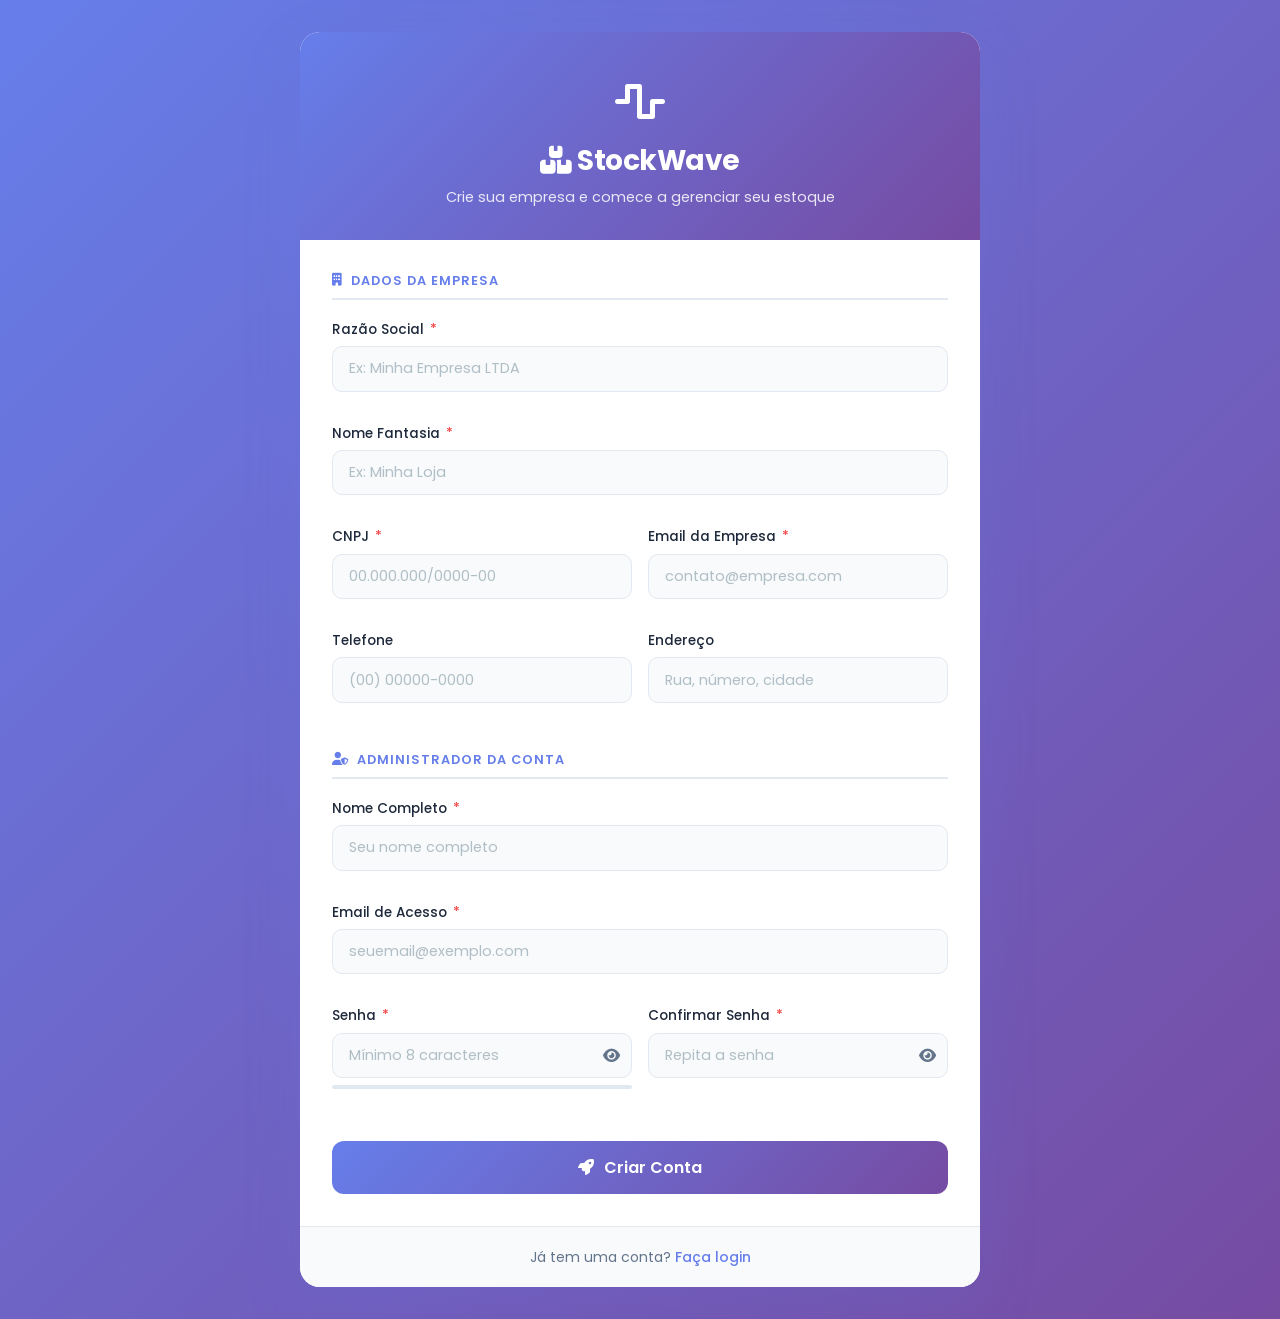
<file: public/auth/register.html>
<!DOCTYPE html>
<html lang="pt-BR">
<head>
    <meta charset="UTF-8">
    <meta name="viewport" content="width=device-width, initial-scale=1.0">
    <title>Criar Conta - StockWave</title>
    <link rel="stylesheet" href="https://cdnjs.cloudflare.com/ajax/libs/font-awesome/6.4.0/css/all.min.css">
    <link rel="stylesheet" href="https://fonts.googleapis.com/css2?family=Poppins:wght@300;400;500;600;700&display=swap">
    <style>
        :root {
            --primary: #667eea;
            --primary-dark: #5568d3;
            --secondary: #764ba2;
            --success: #10b981;
            --error: #ef4444;
            --text: #1e293b;
            --text-light: #64748b;
            --border: #e2e8f0;
            --bg: #f8fafc;
            --card-bg: #ffffff;
            --shadow: 0 20px 60px rgba(102, 126, 234, 0.15);
        }

        * {
            margin: 0;
            padding: 0;
            box-sizing: border-box;
        }

        body {
            font-family: 'Poppins', sans-serif;
            background: linear-gradient(135deg, #667eea 0%, #764ba2 100%);
            min-height: 100vh;
            display: flex;
            align-items: center;
            justify-content: center;
            padding: 2rem 1rem;
        }

        .register-wrapper {
            width: 100%;
            max-width: 680px;
        }

        .register-card {
            background: var(--card-bg);
            border-radius: 20px;
            box-shadow: var(--shadow);
            overflow: hidden;
        }

        .register-header {
            background: linear-gradient(135deg, #667eea 0%, #764ba2 100%);
            padding: 2.5rem 2rem 2rem;
            text-align: center;
            color: white;
        }

        .register-header .logo-icon {
            font-size: 2.5rem;
            margin-bottom: 0.5rem;
        }

        .register-header h1 {
            font-size: 1.75rem;
            font-weight: 700;
            letter-spacing: -0.5px;
        }

        .register-header p {
            font-size: 0.9rem;
            opacity: 0.85;
            margin-top: 0.3rem;
        }

        .register-body {
            padding: 2rem;
        }

        .section-title {
            font-size: 0.8rem;
            font-weight: 600;
            text-transform: uppercase;
            letter-spacing: 1px;
            color: var(--primary);
            border-bottom: 2px solid var(--border);
            padding-bottom: 0.5rem;
            margin-bottom: 1.25rem;
            display: flex;
            align-items: center;
            gap: 0.5rem;
        }

        .form-section {
            margin-bottom: 2rem;
        }

        .form-grid {
            display: grid;
            grid-template-columns: 1fr 1fr;
            gap: 1rem;
        }

        .form-group {
            margin-bottom: 1rem;
        }

        .form-group.full {
            grid-column: 1 / -1;
        }

        .form-group label {
            display: block;
            font-size: 0.85rem;
            font-weight: 500;
            color: var(--text);
            margin-bottom: 0.4rem;
        }

        .form-group label .required {
            color: var(--error);
            margin-left: 2px;
        }

        .form-control {
            width: 100%;
            padding: 0.7rem 1rem;
            border: 1.5px solid var(--border);
            border-radius: 10px;
            font-size: 0.9rem;
            font-family: 'Poppins', sans-serif;
            color: var(--text);
            background: var(--bg);
            transition: border-color 0.2s, box-shadow 0.2s;
            outline: none;
        }

        .form-control:focus {
            border-color: var(--primary);
            box-shadow: 0 0 0 3px rgba(102, 126, 234, 0.1);
            background: #fff;
        }

        .form-control::placeholder {
            color: #b0bec5;
        }

        .form-control.error {
            border-color: var(--error);
        }

        .field-error {
            font-size: 0.78rem;
            color: var(--error);
            margin-top: 0.25rem;
            display: none;
        }

        .password-wrapper {
            position: relative;
        }

        .password-wrapper .toggle-pw {
            position: absolute;
            right: 12px;
            top: 50%;
            transform: translateY(-50%);
            background: none;
            border: none;
            cursor: pointer;
            color: var(--text-light);
            font-size: 0.95rem;
            transition: color 0.2s;
        }

        .password-wrapper .toggle-pw:hover {
            color: var(--primary);
        }

        .password-strength {
            margin-top: 0.4rem;
            height: 4px;
            border-radius: 2px;
            background: var(--border);
            overflow: hidden;
        }

        .password-strength-bar {
            height: 100%;
            border-radius: 2px;
            transition: width 0.3s, background 0.3s;
            width: 0%;
        }

        .strength-text {
            font-size: 0.75rem;
            margin-top: 0.25rem;
            color: var(--text-light);
        }

        .alert {
            padding: 0.9rem 1.1rem;
            border-radius: 10px;
            font-size: 0.875rem;
            display: none;
            align-items: flex-start;
            gap: 0.6rem;
            margin-bottom: 1.5rem;
        }

        .alert.show {
            display: flex;
        }

        .alert-error {
            background: #fef2f2;
            color: #b91c1c;
            border: 1px solid #fecaca;
        }

        .alert-success {
            background: #f0fdf4;
            color: #166534;
            border: 1px solid #bbf7d0;
        }

        .btn-submit {
            width: 100%;
            padding: 0.9rem;
            background: linear-gradient(135deg, var(--primary) 0%, var(--secondary) 100%);
            color: white;
            border: none;
            border-radius: 12px;
            font-size: 1rem;
            font-weight: 600;
            font-family: 'Poppins', sans-serif;
            cursor: pointer;
            transition: opacity 0.2s, transform 0.15s;
            display: flex;
            align-items: center;
            justify-content: center;
            gap: 0.6rem;
        }

        .btn-submit:hover:not(:disabled) {
            opacity: 0.92;
            transform: translateY(-1px);
        }

        .btn-submit:disabled {
            opacity: 0.6;
            cursor: not-allowed;
            transform: none;
        }

        .register-footer {
            text-align: center;
            padding: 1.2rem 2rem;
            background: var(--bg);
            border-top: 1px solid var(--border);
            font-size: 0.875rem;
            color: var(--text-light);
        }

        .register-footer a {
            color: var(--primary);
            text-decoration: none;
            font-weight: 500;
        }

        .register-footer a:hover {
            text-decoration: underline;
        }

        .spin {
            animation: spin 0.8s linear infinite;
        }

        @keyframes spin {
            from { transform: rotate(0deg); }
            to { transform: rotate(360deg); }
        }

        @media (max-width: 540px) {
            .form-grid {
                grid-template-columns: 1fr;
            }
            .register-body {
                padding: 1.5rem 1.25rem;
            }
        }
    </style>
</head>
<body>
    <div class="register-wrapper">
        <div class="register-card">
            <div class="register-header">
                <div class="logo-icon"><i class="fas fa-wave-square"></i></div>
                <h1><i class="fas fa-boxes"></i> StockWave</h1>
                <p>Crie sua empresa e comece a gerenciar seu estoque</p>
            </div>

            <div class="register-body">
                <div id="alertBox" class="alert"></div>

                <form id="registerForm" novalidate>
                    <!-- Dados da Empresa -->
                    <div class="form-section">
                        <div class="section-title">
                            <i class="fas fa-building"></i> Dados da Empresa
                        </div>
                        <div class="form-grid">
                            <div class="form-group full">
                                <label for="empresa_nome">Razão Social <span class="required">*</span></label>
                                <input type="text" id="empresa_nome" class="form-control" placeholder="Ex: Minha Empresa LTDA" required>
                                <div class="field-error" id="err_empresa_nome"></div>
                            </div>
                            <div class="form-group full">
                                <label for="empresa_nome_fantasia">Nome Fantasia <span class="required">*</span></label>
                                <input type="text" id="empresa_nome_fantasia" class="form-control" placeholder="Ex: Minha Loja" required>
                                <div class="field-error" id="err_empresa_nome_fantasia"></div>
                            </div>
                            <div class="form-group">
                                <label for="empresa_cnpj">CNPJ <span class="required">*</span></label>
                                <input type="text" id="empresa_cnpj" class="form-control" placeholder="00.000.000/0000-00" maxlength="18" required>
                                <div class="field-error" id="err_empresa_cnpj"></div>
                            </div>
                            <div class="form-group">
                                <label for="empresa_email">Email da Empresa <span class="required">*</span></label>
                                <input type="email" id="empresa_email" class="form-control" placeholder="contato@empresa.com" required>
                                <div class="field-error" id="err_empresa_email"></div>
                            </div>
                            <div class="form-group">
                                <label for="empresa_telefone">Telefone</label>
                                <input type="text" id="empresa_telefone" class="form-control" placeholder="(00) 00000-0000" maxlength="16">
                            </div>
                            <div class="form-group">
                                <label for="empresa_endereco">Endereço</label>
                                <input type="text" id="empresa_endereco" class="form-control" placeholder="Rua, número, cidade">
                            </div>
                        </div>
                    </div>

                    <!-- Dados do Administrador -->
                    <div class="form-section">
                        <div class="section-title">
                            <i class="fas fa-user-shield"></i> Administrador da Conta
                        </div>
                        <div class="form-grid">
                            <div class="form-group full">
                                <label for="admin_nome">Nome Completo <span class="required">*</span></label>
                                <input type="text" id="admin_nome" class="form-control" placeholder="Seu nome completo" required>
                                <div class="field-error" id="err_admin_nome"></div>
                            </div>
                            <div class="form-group full">
                                <label for="admin_email">Email de Acesso <span class="required">*</span></label>
                                <input type="email" id="admin_email" class="form-control" placeholder="seuemail@exemplo.com" required>
                                <div class="field-error" id="err_admin_email"></div>
                            </div>
                            <div class="form-group">
                                <label for="admin_senha">Senha <span class="required">*</span></label>
                                <div class="password-wrapper">
                                    <input type="password" id="admin_senha" class="form-control" placeholder="Mínimo 8 caracteres" required>
                                    <button type="button" class="toggle-pw" onclick="togglePassword('admin_senha', this)">
                                        <i class="fas fa-eye"></i>
                                    </button>
                                </div>
                                <div class="password-strength">
                                    <div class="password-strength-bar" id="strengthBar"></div>
                                </div>
                                <div class="strength-text" id="strengthText"></div>
                                <div class="field-error" id="err_admin_senha"></div>
                            </div>
                            <div class="form-group">
                                <label for="admin_senha_confirm">Confirmar Senha <span class="required">*</span></label>
                                <div class="password-wrapper">
                                    <input type="password" id="admin_senha_confirm" class="form-control" placeholder="Repita a senha" required>
                                    <button type="button" class="toggle-pw" onclick="togglePassword('admin_senha_confirm', this)">
                                        <i class="fas fa-eye"></i>
                                    </button>
                                </div>
                                <div class="field-error" id="err_admin_senha_confirm"></div>
                            </div>
                        </div>
                    </div>

                    <button type="submit" class="btn-submit" id="submitBtn">
                        <i class="fas fa-rocket"></i> Criar Conta
                    </button>
                </form>
            </div>

            <div class="register-footer">
                Já tem uma conta? <a href="login.html">Faça login</a>
            </div>
        </div>
    </div>

    <script>
        // Máscara CNPJ
        document.getElementById('empresa_cnpj').addEventListener('input', function () {
            let v = this.value.replace(/\D/g, '').substring(0, 14);
            v = v.replace(/^(\d{2})(\d)/, '$1.$2');
            v = v.replace(/^(\d{2})\.(\d{3})(\d)/, '$1.$2.$3');
            v = v.replace(/\.(\d{3})(\d)/, '.$1/$2');
            v = v.replace(/(\d{4})(\d)/, '$1-$2');
            this.value = v;
        });

        // Máscara telefone
        document.getElementById('empresa_telefone').addEventListener('input', function () {
            let v = this.value.replace(/\D/g, '').substring(0, 11);
            if (v.length > 10) {
                v = v.replace(/^(\d{2})(\d{5})(\d{4}).*/, '($1) $2-$3');
            } else if (v.length > 6) {
                v = v.replace(/^(\d{2})(\d{4})(\d{0,4}).*/, '($1) $2-$3');
            } else if (v.length > 2) {
                v = v.replace(/^(\d{2})(\d{0,5})/, '($1) $2');
            } else {
                v = v.replace(/^(\d{0,2})/, '($1');
            }
            this.value = v;
        });

        // Força da senha
        document.getElementById('admin_senha').addEventListener('input', function () {
            const bar = document.getElementById('strengthBar');
            const text = document.getElementById('strengthText');
            const val = this.value;
            let score = 0;
            if (val.length >= 8) score++;
            if (/[A-Z]/.test(val)) score++;
            if (/[0-9]/.test(val)) score++;
            if (/[^A-Za-z0-9]/.test(val)) score++;
            const colors = ['#ef4444', '#f97316', '#eab308', '#10b981'];
            const labels = ['Fraca', 'Regular', 'Boa', 'Forte'];
            if (val.length === 0) {
                bar.style.width = '0%';
                text.textContent = '';
            } else {
                bar.style.width = ((score / 4) * 100) + '%';
                bar.style.background = colors[score - 1] || '#ef4444';
                text.textContent = 'Força: ' + (labels[score - 1] || 'Muito fraca');
            }
        });

        function togglePassword(fieldId, btn) {
            const field = document.getElementById(fieldId);
            const icon = btn.querySelector('i');
            if (field.type === 'password') {
                field.type = 'text';
                icon.classList.replace('fa-eye', 'fa-eye-slash');
            } else {
                field.type = 'password';
                icon.classList.replace('fa-eye-slash', 'fa-eye');
            }
        }

        function showAlert(message, type) {
            const box = document.getElementById('alertBox');
            box.innerHTML = `<i class="fas fa-${type === 'success' ? 'check-circle' : 'exclamation-circle'}"></i><span>${message}</span>`;
            box.className = `alert alert-${type} show`;
            box.scrollIntoView({ behavior: 'smooth', block: 'nearest' });
        }

        function setFieldError(fieldId, message) {
            const field = document.getElementById(fieldId);
            const err = document.getElementById('err_' + fieldId);
            if (field) field.classList.add('error');
            if (err) { err.textContent = message; err.style.display = 'block'; }
        }

        function clearErrors() {
            document.querySelectorAll('.form-control').forEach(f => f.classList.remove('error'));
            document.querySelectorAll('.field-error').forEach(e => { e.textContent = ''; e.style.display = 'none'; });
            const box = document.getElementById('alertBox');
            box.className = 'alert';
        }

        function validate() {
            let ok = true;
            const fields = [
                { id: 'empresa_nome', label: 'Razão Social' },
                { id: 'empresa_nome_fantasia', label: 'Nome Fantasia' },
                { id: 'empresa_cnpj', label: 'CNPJ' },
                { id: 'empresa_email', label: 'Email da Empresa' },
                { id: 'admin_nome', label: 'Nome do Administrador' },
                { id: 'admin_email', label: 'Email de Acesso' },
                { id: 'admin_senha', label: 'Senha' },
                { id: 'admin_senha_confirm', label: 'Confirmação de Senha' },
            ];
            fields.forEach(f => {
                const el = document.getElementById(f.id);
                if (!el.value.trim()) {
                    setFieldError(f.id, `${f.label} é obrigatório`);
                    ok = false;
                }
            });

            const cnpj = document.getElementById('empresa_cnpj').value.replace(/\D/g, '');
            if (cnpj && cnpj.length !== 14) {
                setFieldError('empresa_cnpj', 'CNPJ inválido (deve ter 14 dígitos)');
                ok = false;
            }

            const senha = document.getElementById('admin_senha').value;
            if (senha && senha.length < 8) {
                setFieldError('admin_senha', 'A senha deve ter pelo menos 8 caracteres');
                ok = false;
            }

            const senhaConfirm = document.getElementById('admin_senha_confirm').value;
            if (senha && senhaConfirm && senha !== senhaConfirm) {
                setFieldError('admin_senha_confirm', 'As senhas não conferem');
                ok = false;
            }

            return ok;
        }

        document.getElementById('registerForm').addEventListener('submit', async function (e) {
            e.preventDefault();
            clearErrors();

            if (!validate()) return;

            const btn = document.getElementById('submitBtn');
            btn.disabled = true;
            btn.innerHTML = '<i class="fas fa-spinner spin"></i> Criando conta...';

            const payload = {
                nome: document.getElementById('empresa_nome').value.trim(),
                nome_fantasia: document.getElementById('empresa_nome_fantasia').value.trim(),
                cnpj: document.getElementById('empresa_cnpj').value.trim(),
                email: document.getElementById('empresa_email').value.trim(),
                telefone: document.getElementById('empresa_telefone').value.trim(),
                endereco: document.getElementById('empresa_endereco').value.trim(),
                admin_nome: document.getElementById('admin_nome').value.trim(),
                admin_email: document.getElementById('admin_email').value.trim(),
                admin_senha: document.getElementById('admin_senha').value,
            };

            try {
                const response = await fetch('/stockwave/api.php?endpoint=empresas&action=register', {
                    method: 'POST',
                    headers: { 'Content-Type': 'application/json' },
                    body: JSON.stringify(payload)
                });

                const data = await response.json();

                if (!data.error) {
                    showAlert('Conta criada com sucesso! Redirecionando para o login...', 'success');
                    setTimeout(() => {
                        window.location.href = 'login.html';
                    }, 2500);
                } else {
                    showAlert(data.message || 'Erro ao criar conta. Tente novamente.', 'error');
                }
            } catch (err) {
                console.error(err);
                showAlert('Erro de conexão. Verifique se o servidor está online.', 'error');
            } finally {
                btn.disabled = false;
                btn.innerHTML = '<i class="fas fa-rocket"></i> Criar Conta';
            }
        });
    </script>
</body>
</html>
</file>
